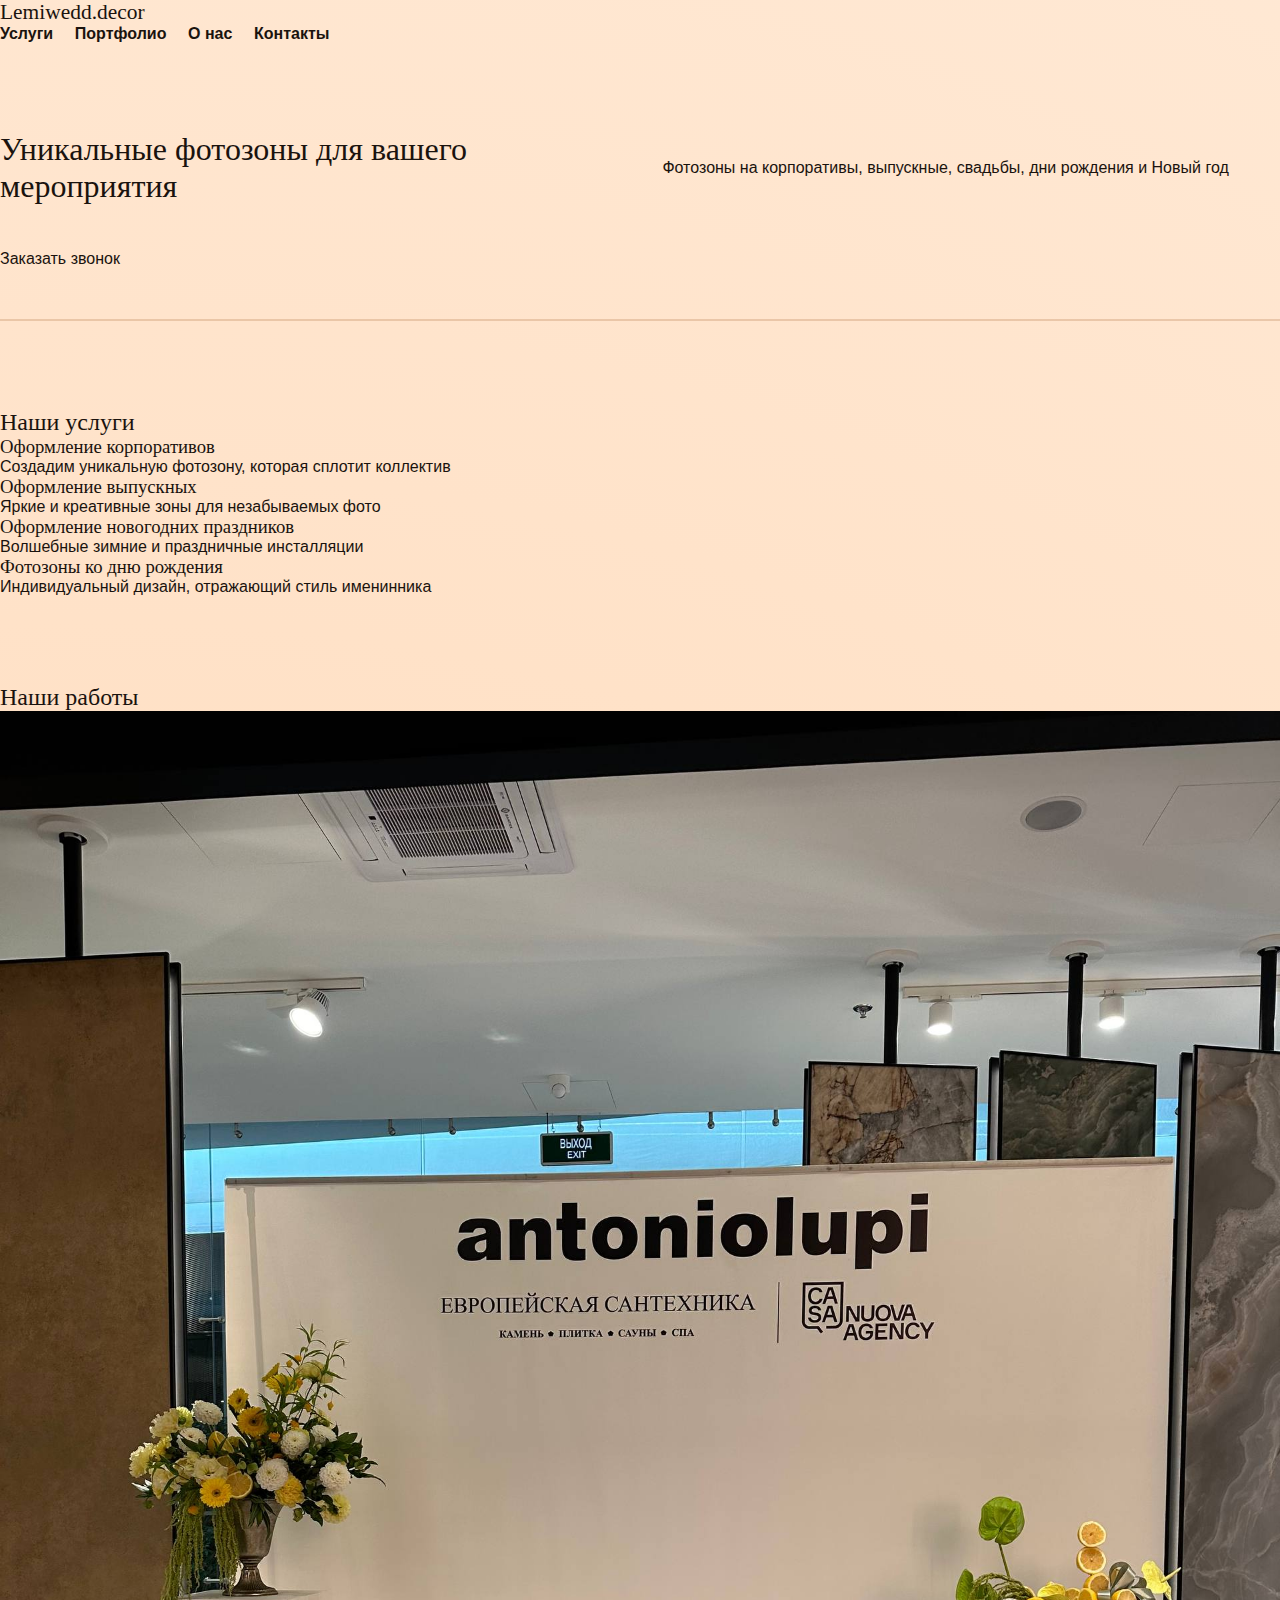
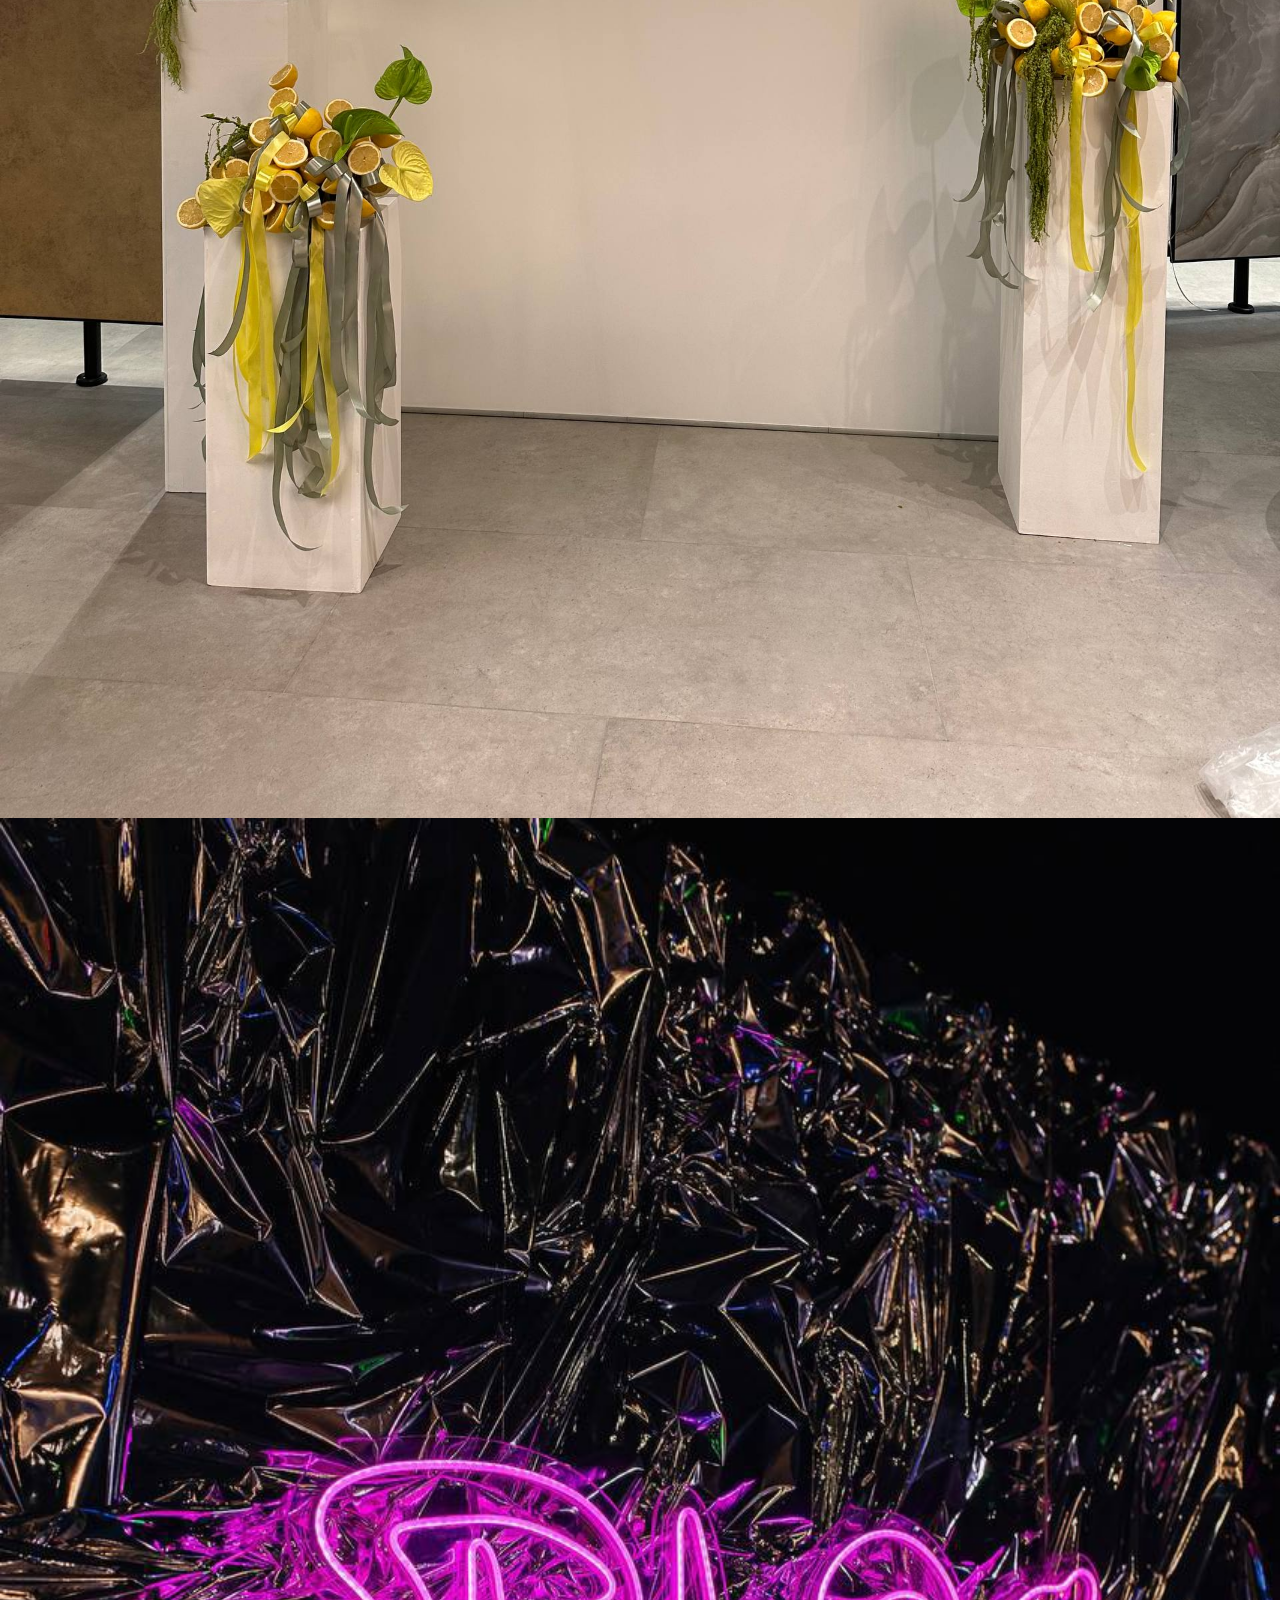
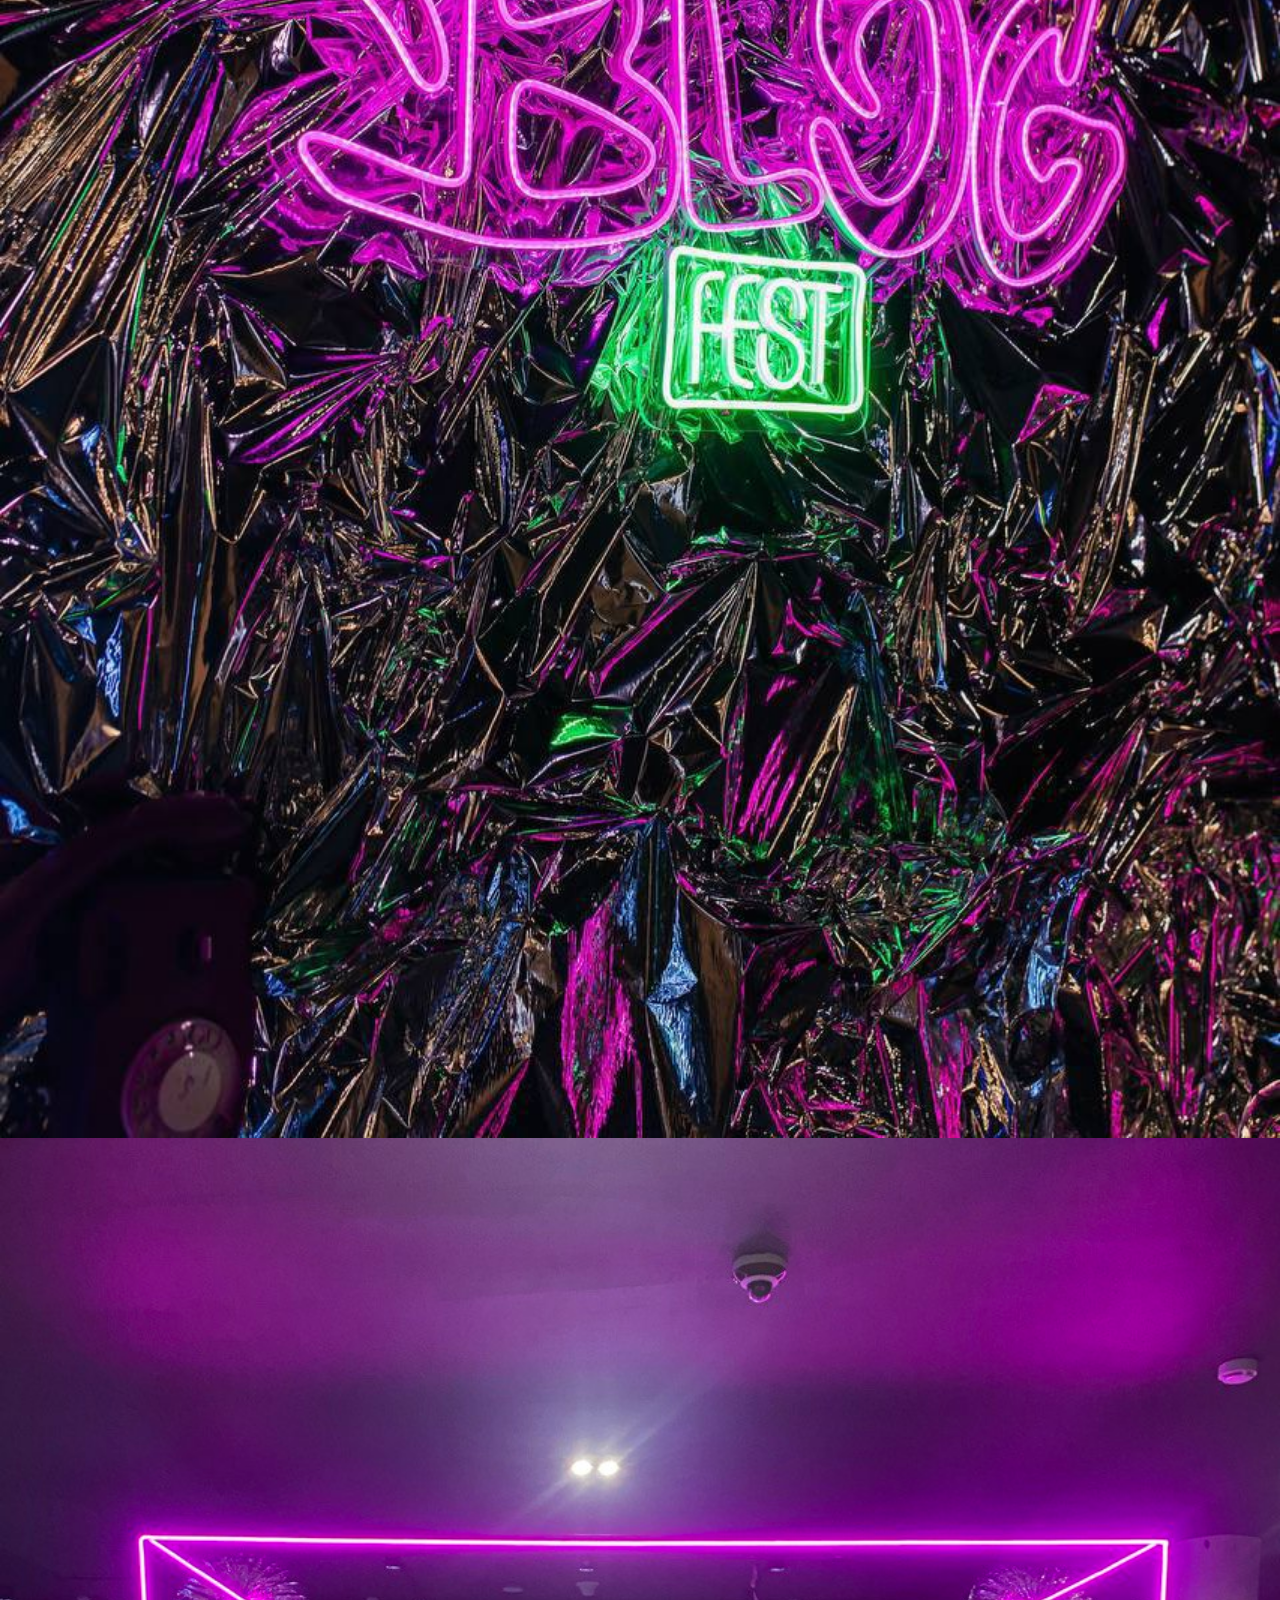
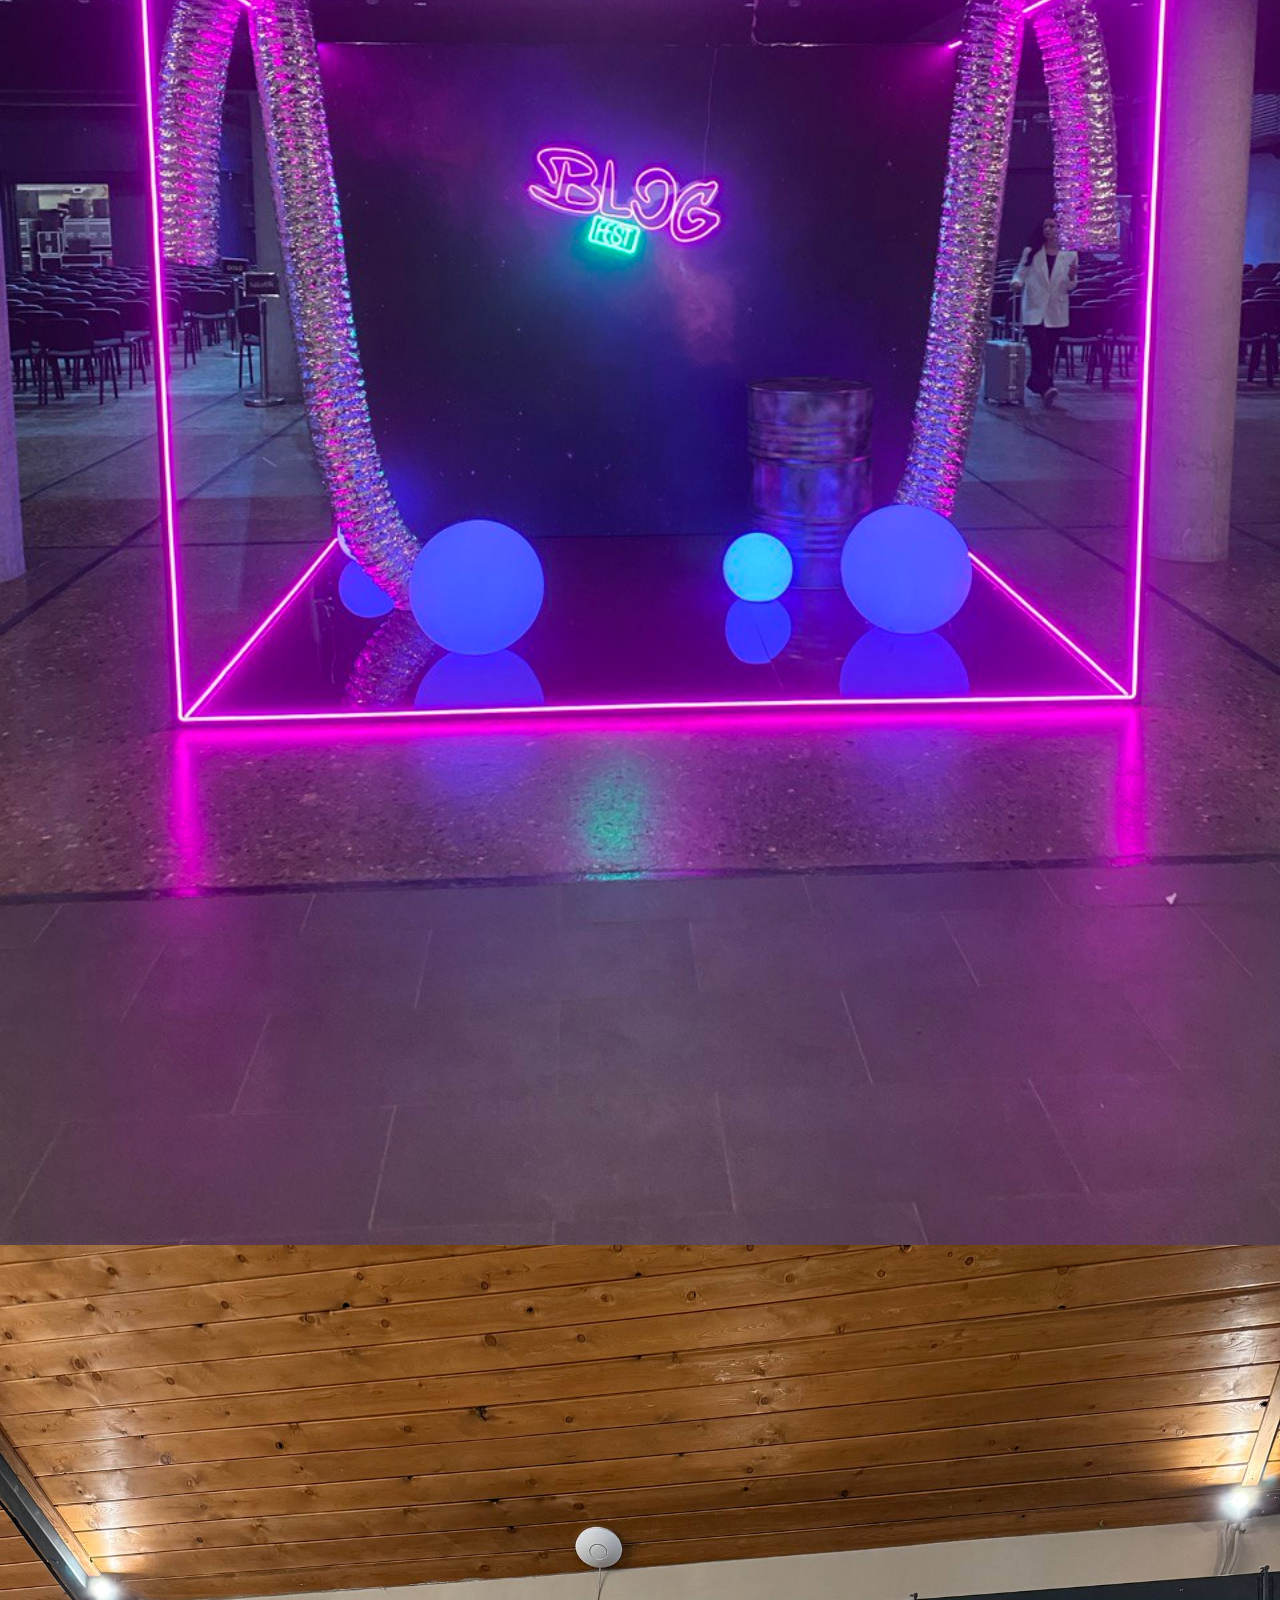
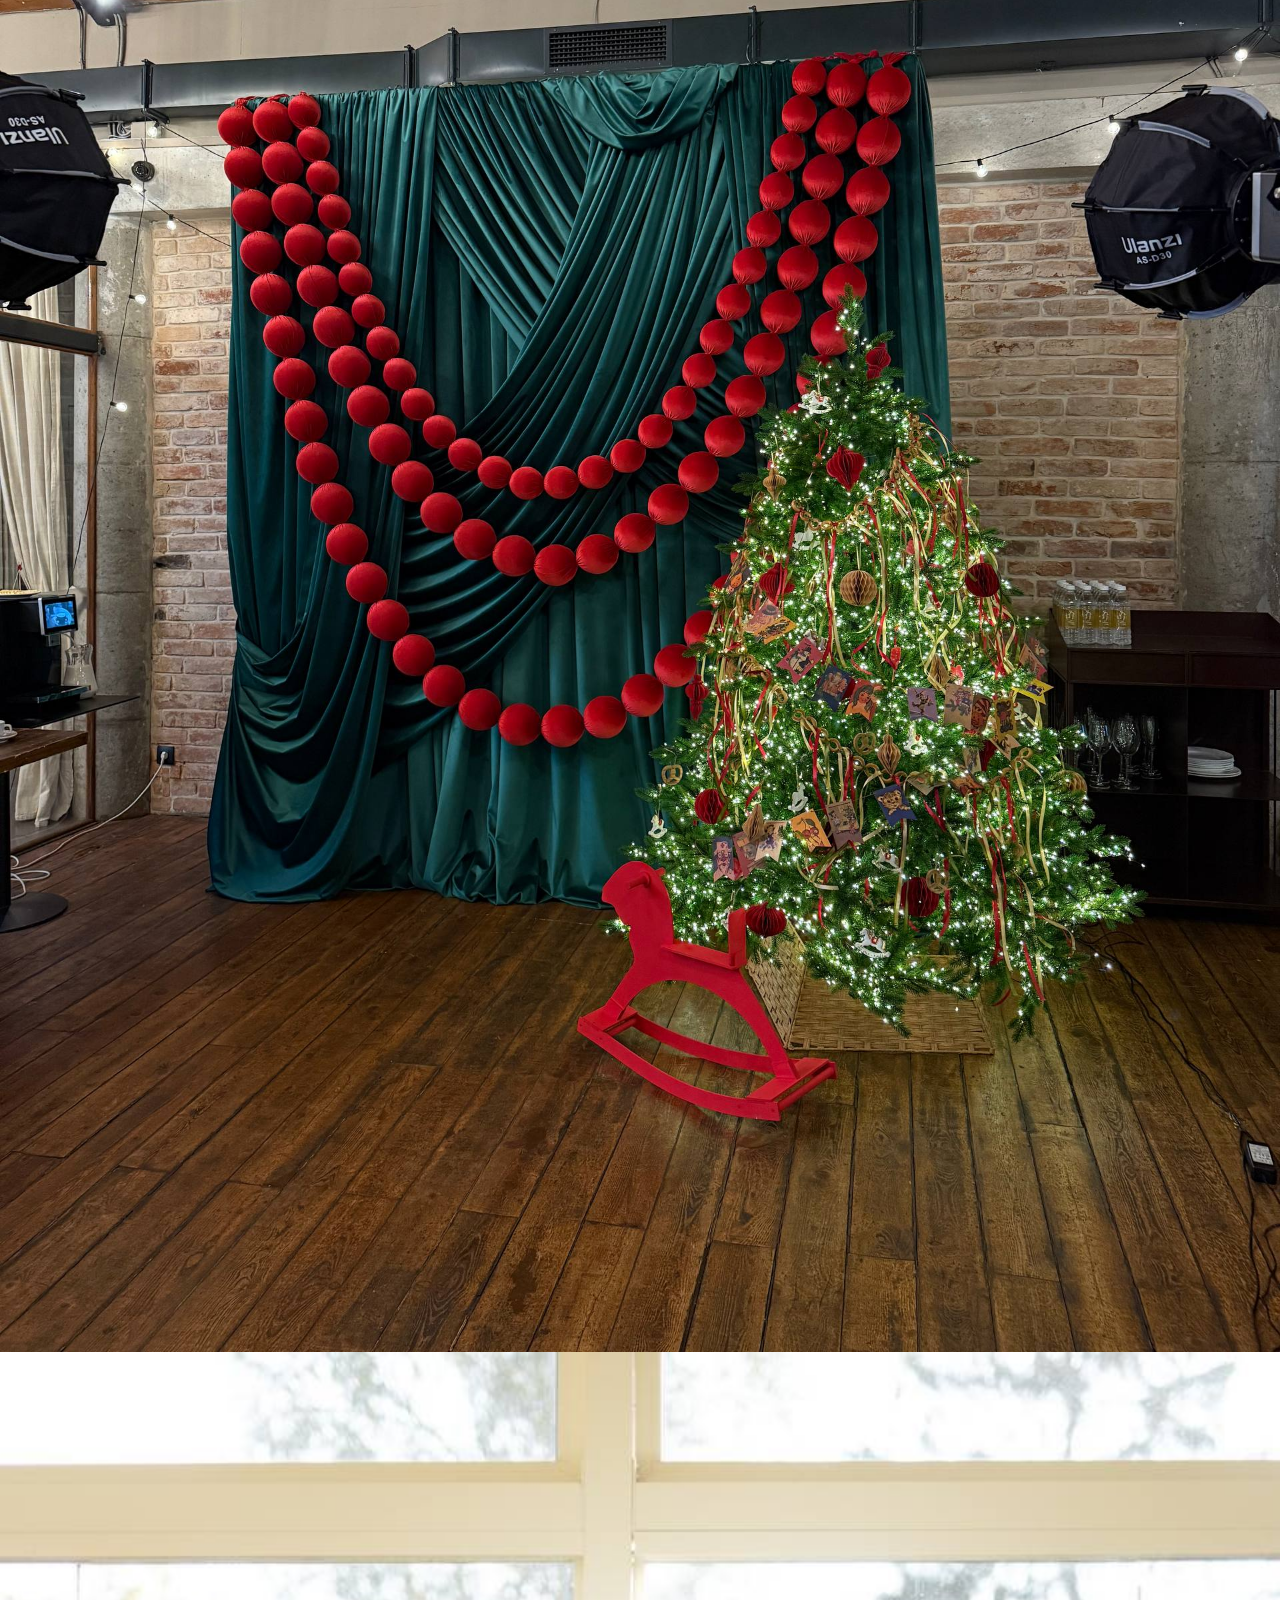
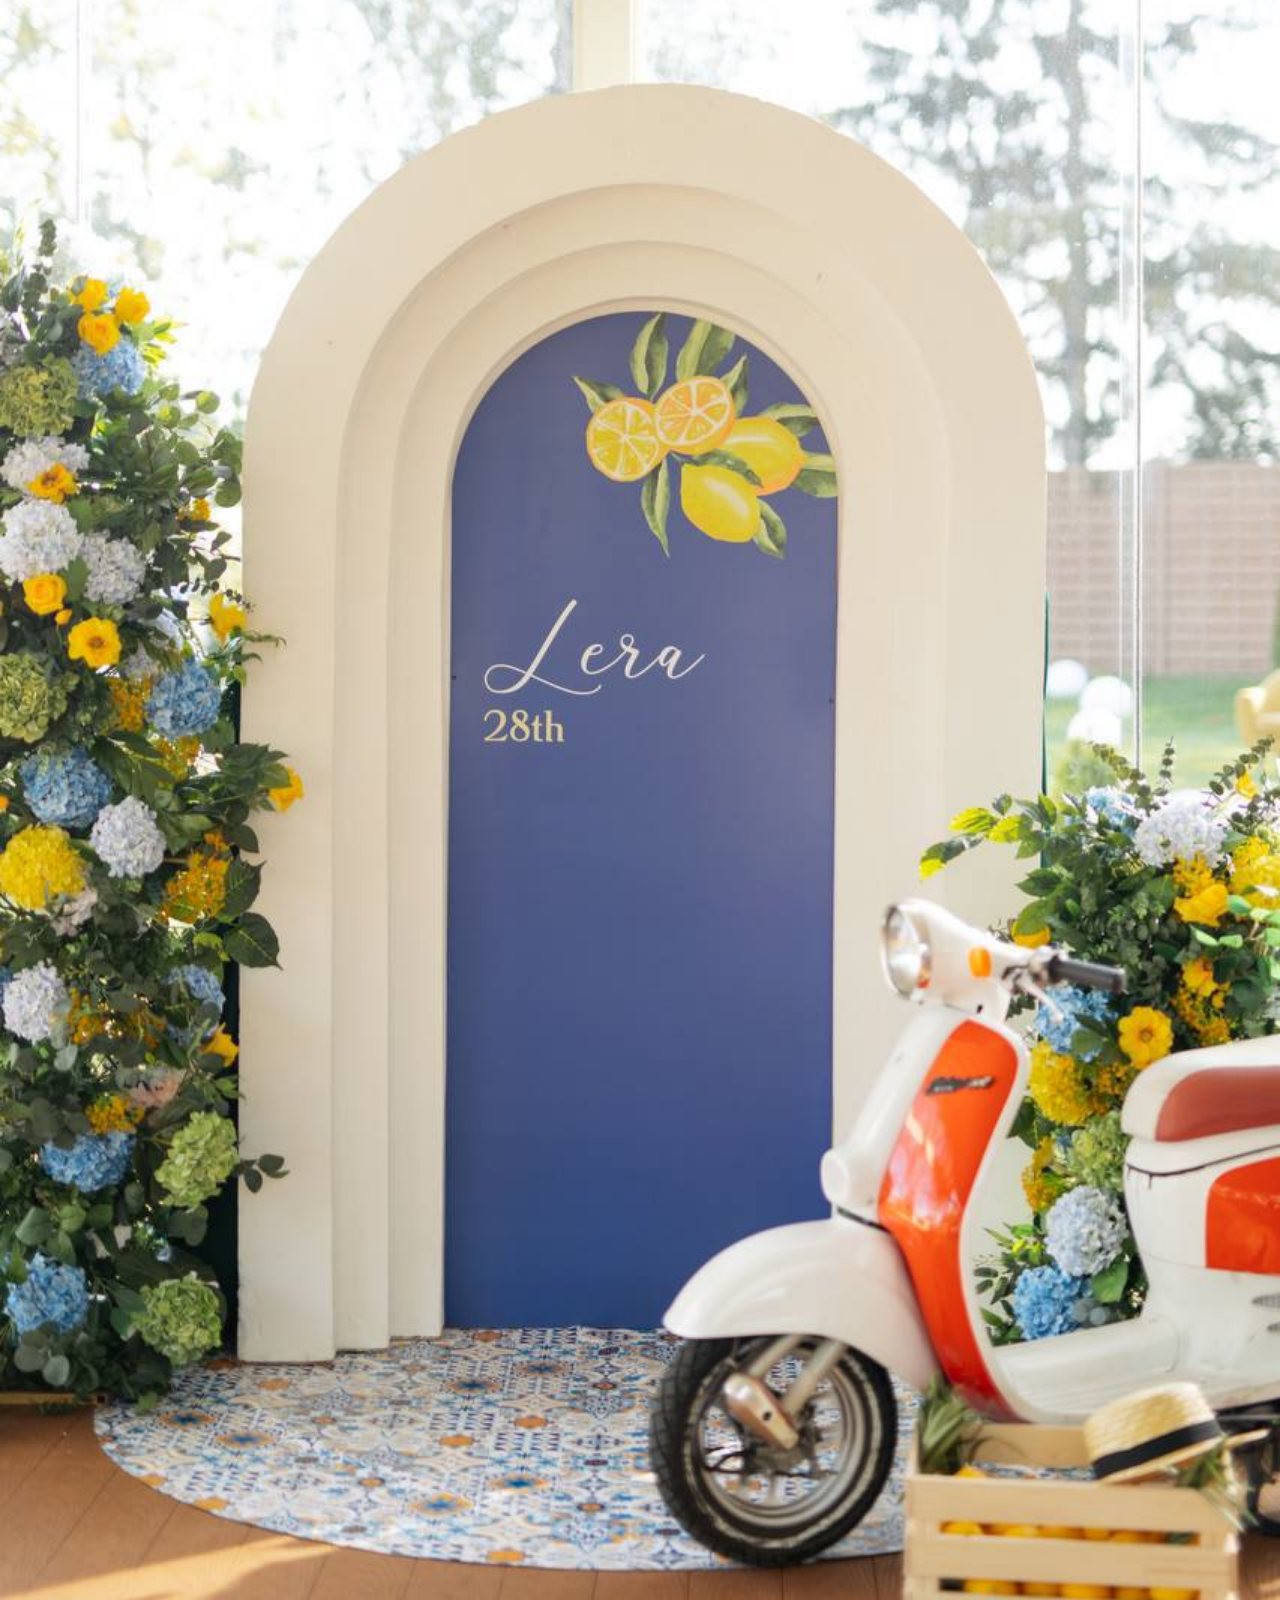
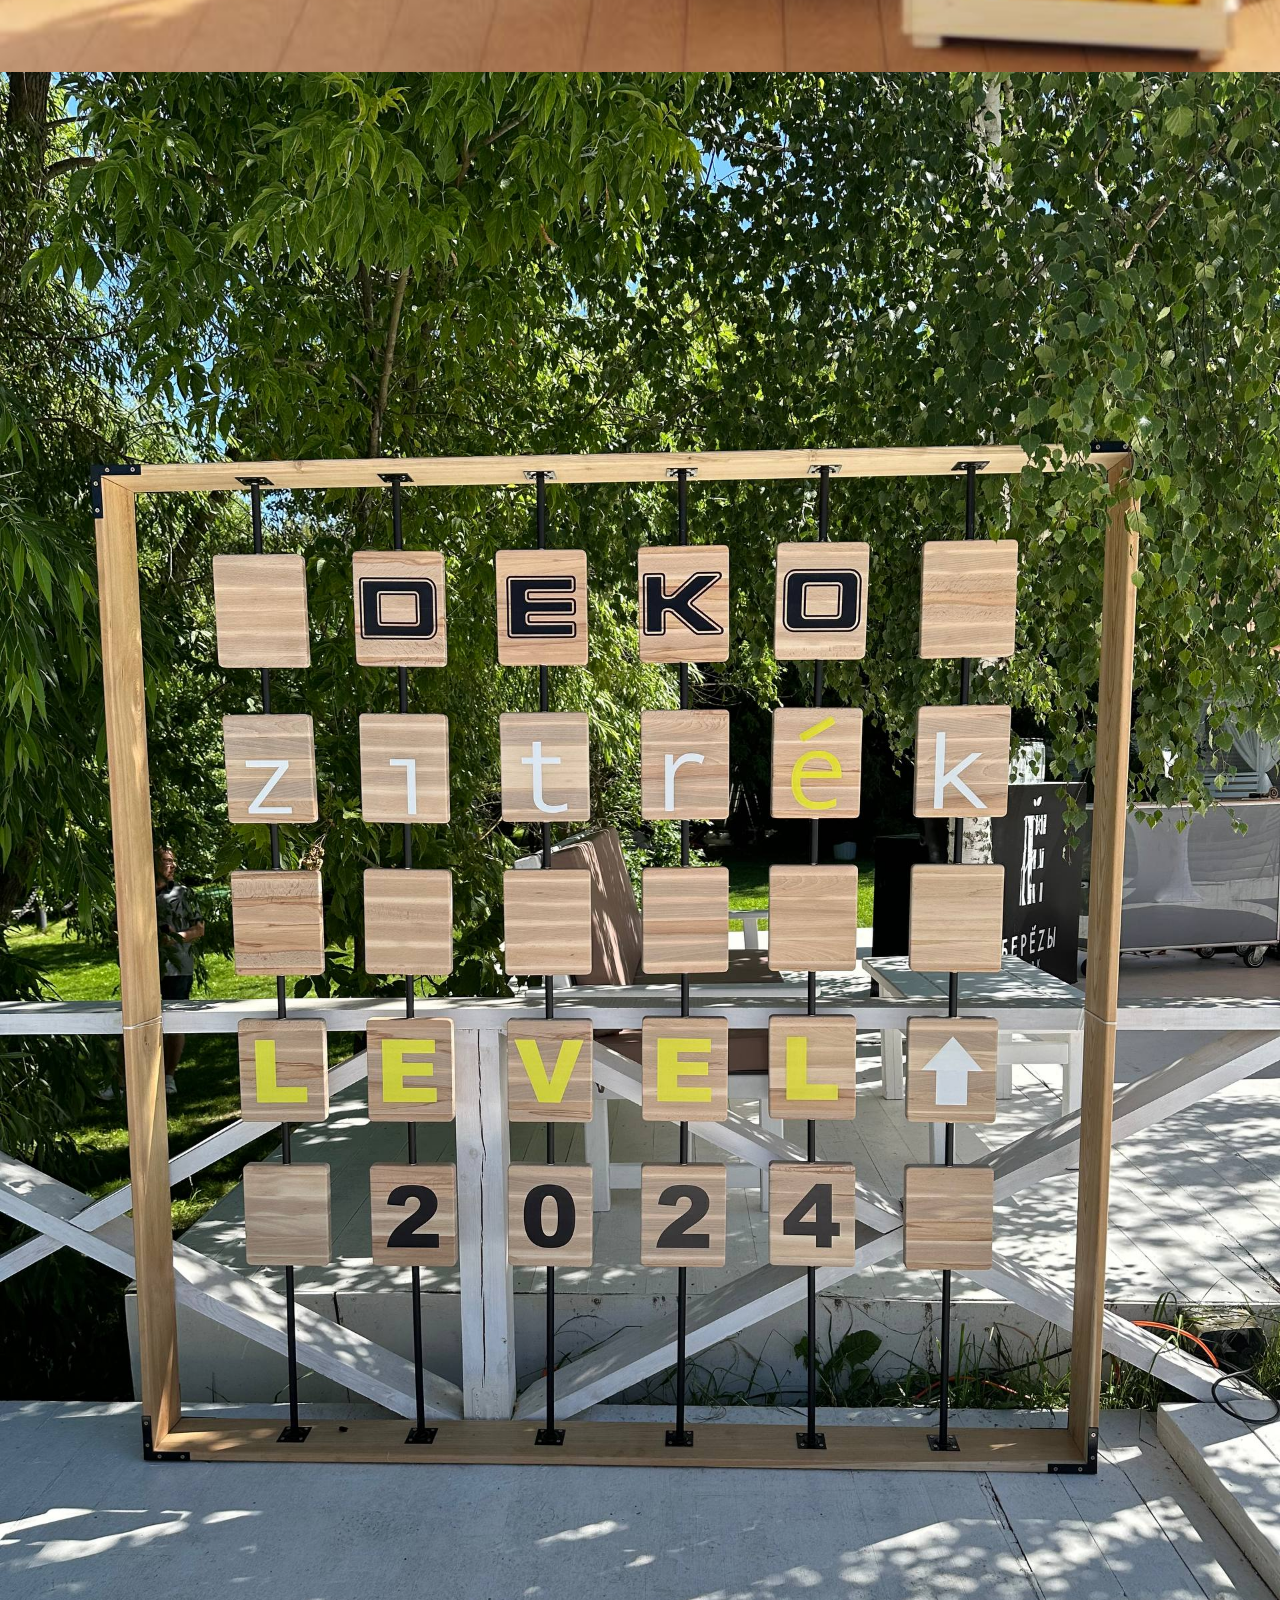
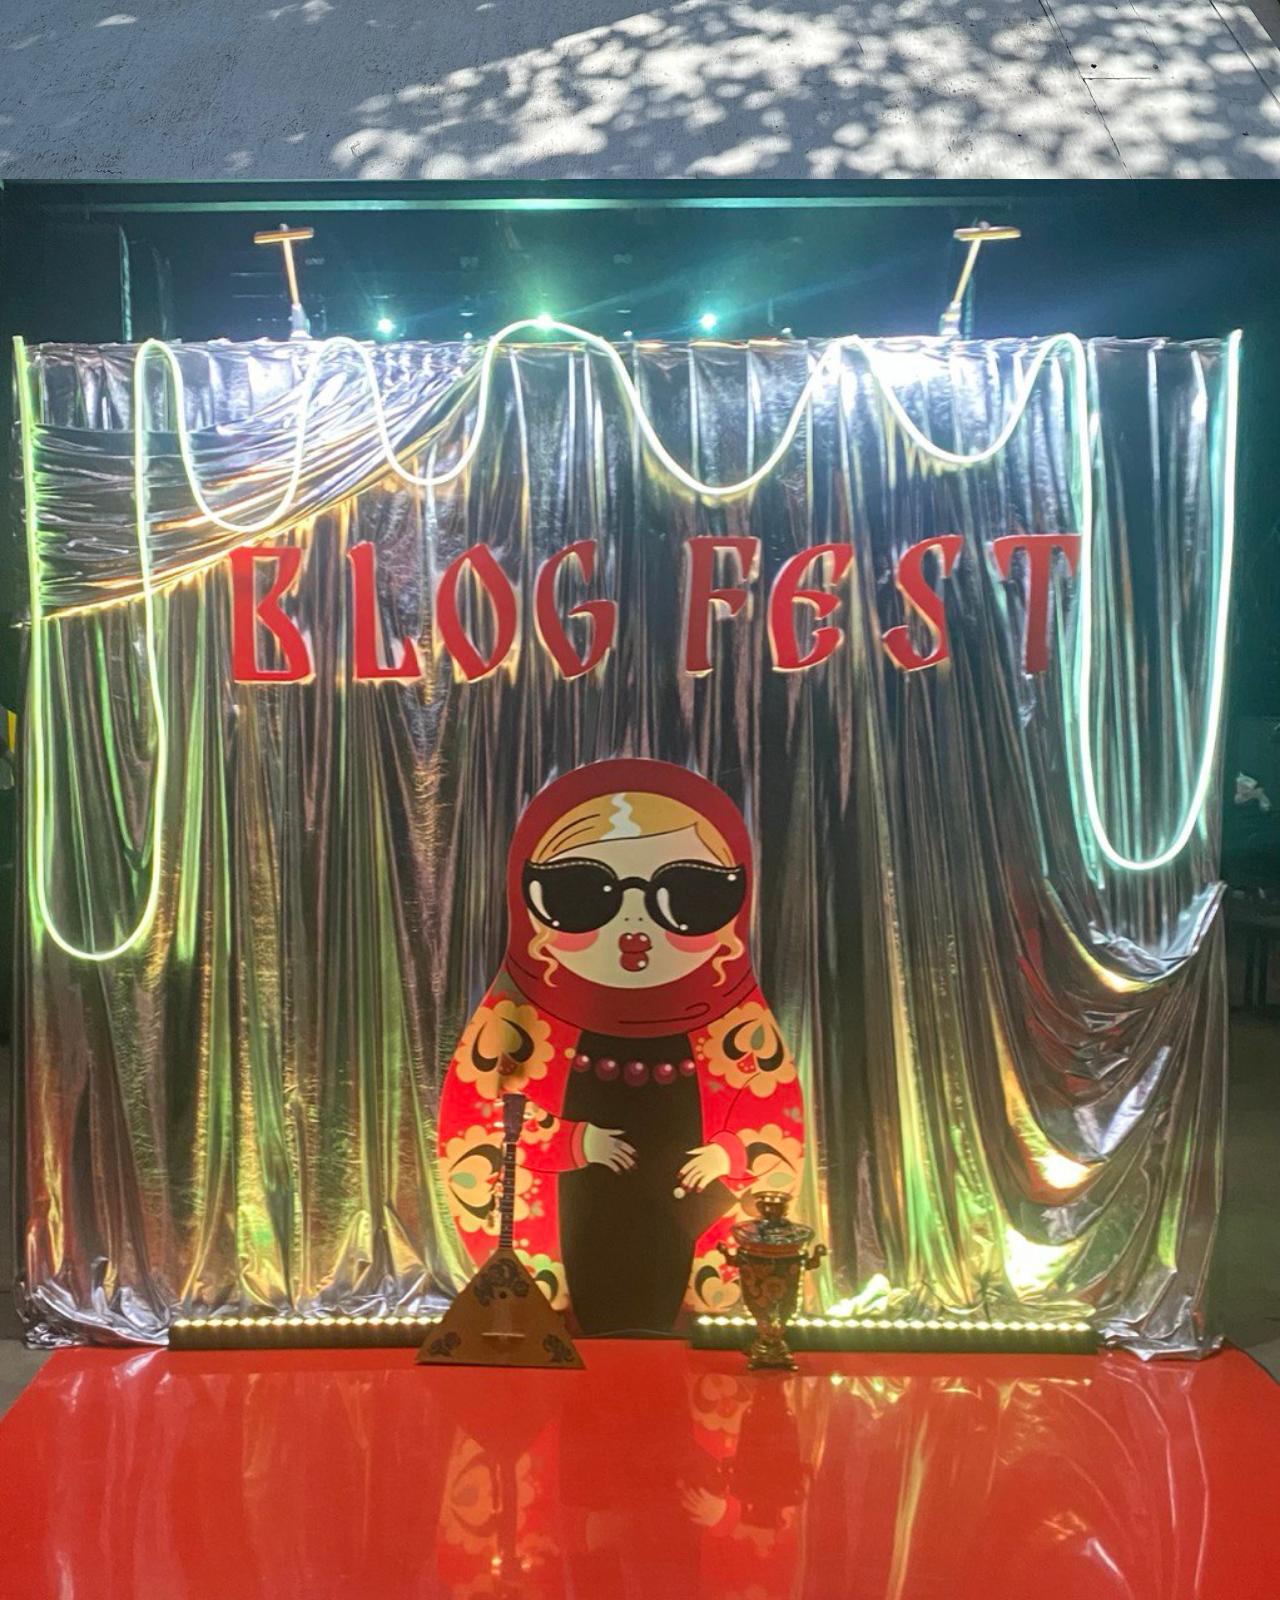
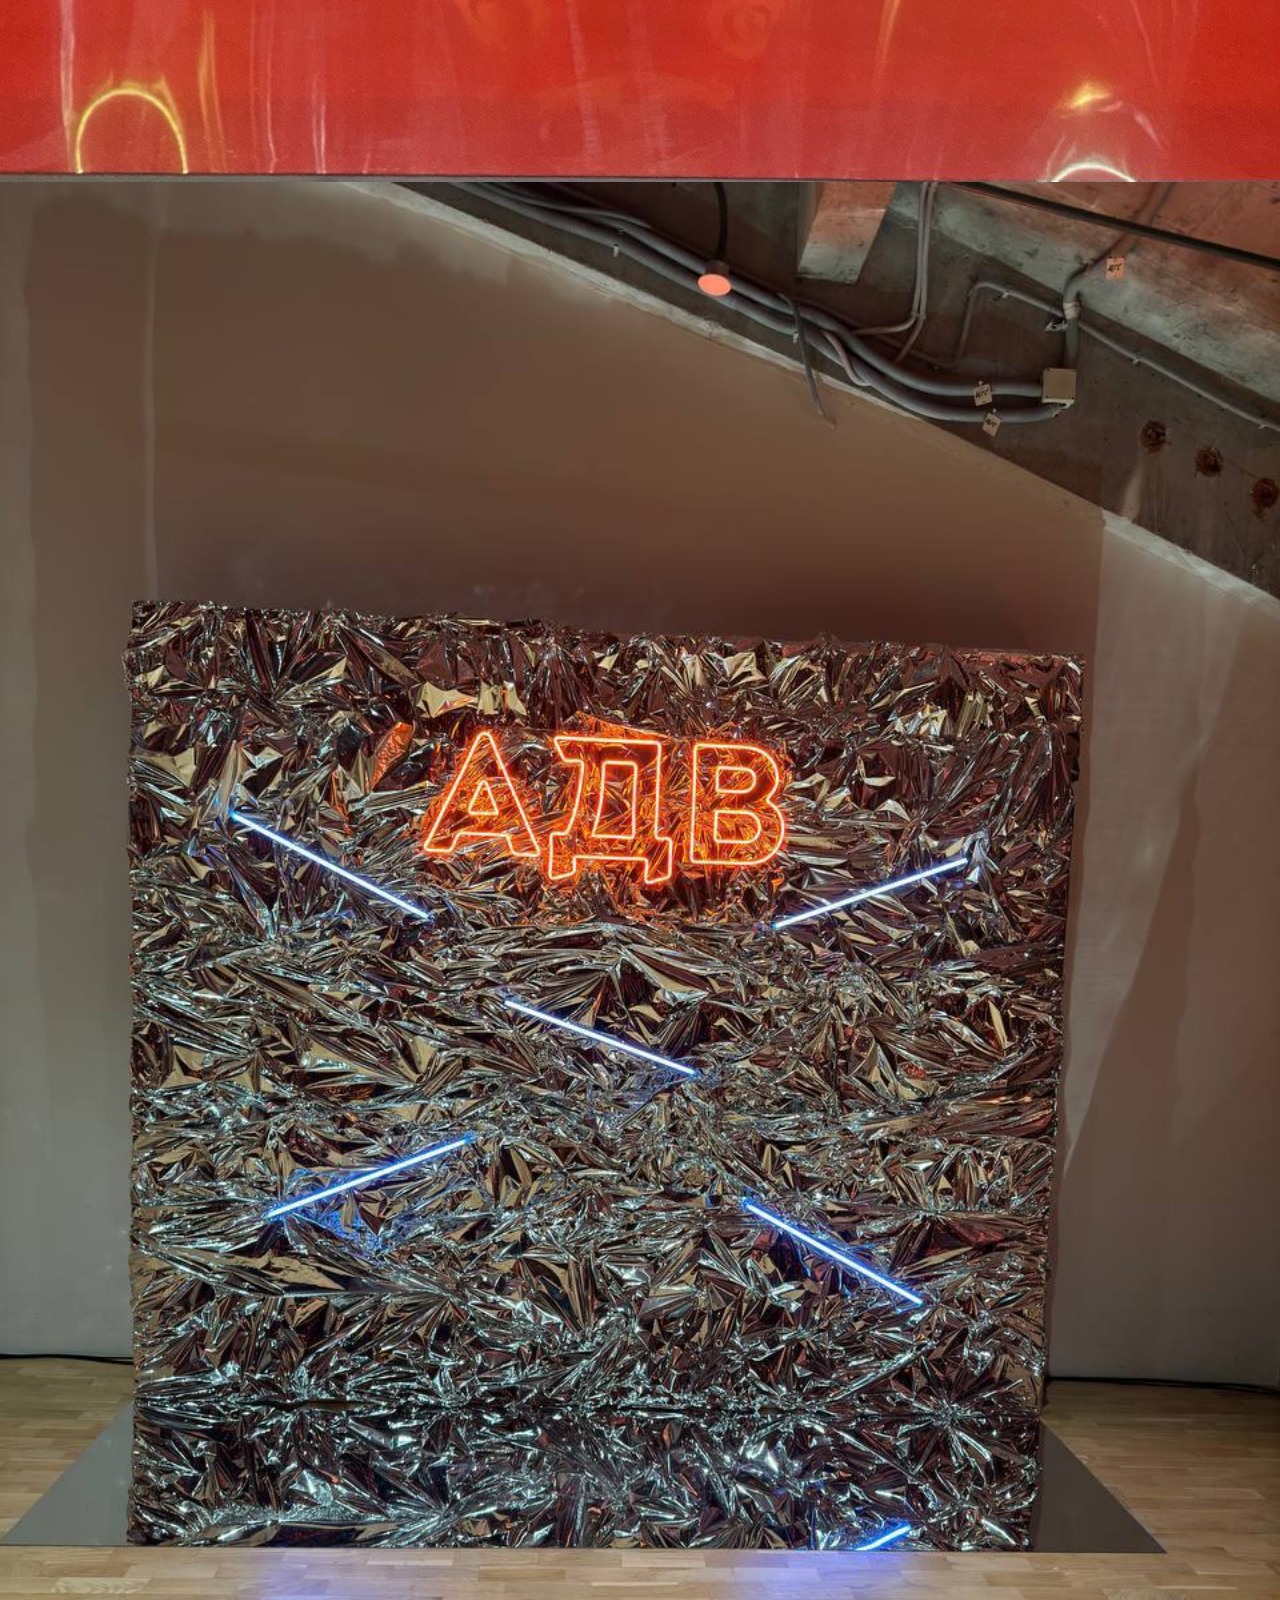
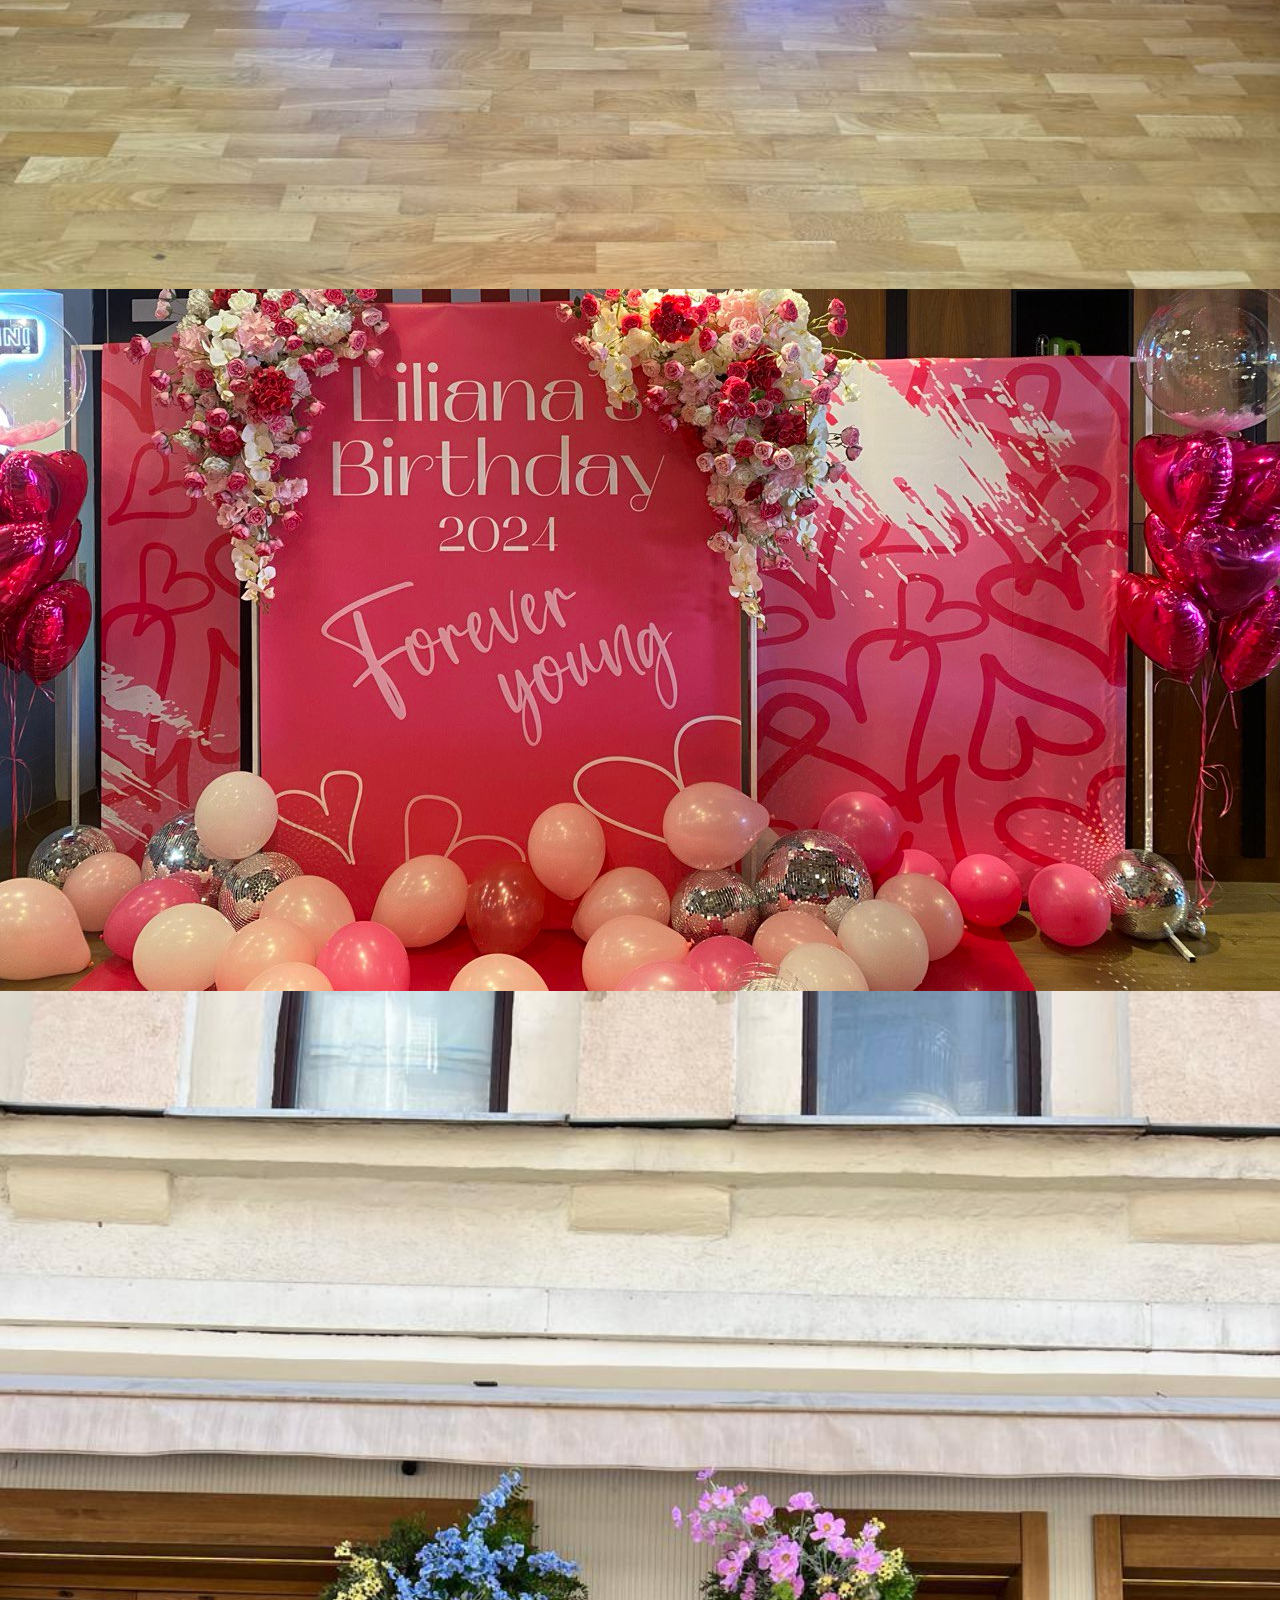
<file: index.html>
<!DOCTYPE html>
<html lang="ru">
<head>
    <meta charset="UTF-8">
    <meta name="viewport" content="width=device-width, initial-scale=1.0">
    <title>Профессиональный монтаж фотозон | Lemiwedd.decor</title>
    <meta name="description" content="Яркие фотозоны для корпоративов, выпускных, свадеб и дней рождения. Создаем атмосферу вашего праздника!">
    <link rel="stylesheet" href="style.css">
</head>
<body>
    <!-- Шапка с навигацией -->
    <header>
        <nav>
            <div class="logo">Lemiwedd.decor</div>
            <ul class="nav-links">
                <li><a href="#services">Услуги</a></li>
                <li><a href="#portfolio">Портфолио</a></li>
                <li><a href="#about">О нас</a></li>
                <li><a href="#contact">Контакты</a></li>
            </ul>
        </nav>
    </header>

    <!-- Главный баннер -->
    <section class="hero">
        <h1>Уникальные фотозоны для вашего мероприятия</h1>
        <p>Фотозоны на корпоративы, выпускные, свадьбы, дни рождения и Новый год</p>
        <a href="#contact" class="cta-button">Заказать звонок</a>
    </section>

    <!-- Блок Услуги -->
    <section id="services" class="services">
        <h2>Наши услуги</h2>
        <div class="services-grid">
            <div class="service-item">
                <h3>Оформление корпоративов</h3>
                <p>Создадим уникальную фотозону, которая сплотит коллектив</p>
            </div>
            <div class="service-item">
                <h3>Оформление выпускных</h3>
                <p>Яркие и креативные зоны для незабываемых фото</p>
            </div>
            <div class="service-item">
                <h3>Оформление новогодних праздников</h3>
                <p>Волшебные зимние и праздничные инсталляции</p>
            </div>
            <div class="service-item">
                <h3>Фотозоны ко дню рождения</h3>
                <p>Индивидуальный дизайн, отражающий стиль именинника</p>
            </div>
        </div>
    </section>

    <!-- Блок Портфолио (самое важное!) -->
    <section id="portfolio" class="portfolio">
        <h2>Наши работы</h2>
        <div class="collage">
            <!-- Здесь будут ваши фотографии -->
            <img src="./фото/antoha.jpg" alt="Фотозона на корпоратив">
            <img src="./фото/anotherblog.jpg" alt="Фотозона на выпускной">
            <img src="./фото/куб.jpg" alt="Новогодняя фотозона">
            <img src="./фото/бусы.jpg" alt="Фотозона на день рождения"> 
            <img src="./фото/лера28.jpg" alt="Фотозона на день рождения"> 
            <img src="./фото/zitrek.jpg" alt="Фотозона на день рождения"> 
            <img src="./фото/blog-fest.jpg" alt="Креативная фотозона">
            <img src="./фото/адф.jpg" alt="Креативная фотозона">
            <img src="./фото/lili.jpg" alt="Креативная фотозона">
            <img src="./фото/selfi.jpg" alt="Креативная фотозона">


        </div>
    </section>

    <!-- Блок "О нас" -->
    <section id="about" class="about">
        <h2>Почему выбирают нас?</h2>
        <ul>
            <li>✅ Более 5 лет создаем волшебную атмосферу</li>
            <li>✅ Индивидуальный подход к каждому клиенту</li>
            <li>✅ Собственное производство</li>
            <li>✅ Опытные специалсты</li>
            <li>✅ Работаем 7 дней в неделю</li>
            <li>✅ 90% клиентов приходят по рекомендации</li>
        </ul>
    </section>

    <!-- Блок Контакты -->
    <section id="contact" class="contact">
        <h2>Свяжитесь с нами</h2>
        <p>Готовы создать незабываемую фотозону для вашего праздника?</p>
        <div class="contact-info">
            <p>tg:@lemiwedd,@kegorkod</p>
            <p >+7 (960) 444-03-82</p>
            <p >pin18@bk.ru</p>
        </div>
        <!-- Простая форма заявки -->
        <form class="contact-form">
            <input type="text" placeholder="Ваше имя" required>
            <input type="tel" placeholder="Ваш телефон" required>
            <div class="politic" required>
                <div class="chek-politic"><input type="checkbox" required></div>
                <div>согласен с <a href="./политика кофиденциальности /politic.html">политикой конфиденциальности</a></div>
            </div>
            <button type="submit">Заказать звонок</button>

        </form>
    </section>
а
    <!-- Подвал -->
    <footer>
        <p>&copy; 2025 Lemiwedd.decor Все права защищены.</p>
    </footer>

    <!-- Подключим скрипт для плавной прокрутки -->
    <script src="script.js"></script>
</body>
</html>
</file>
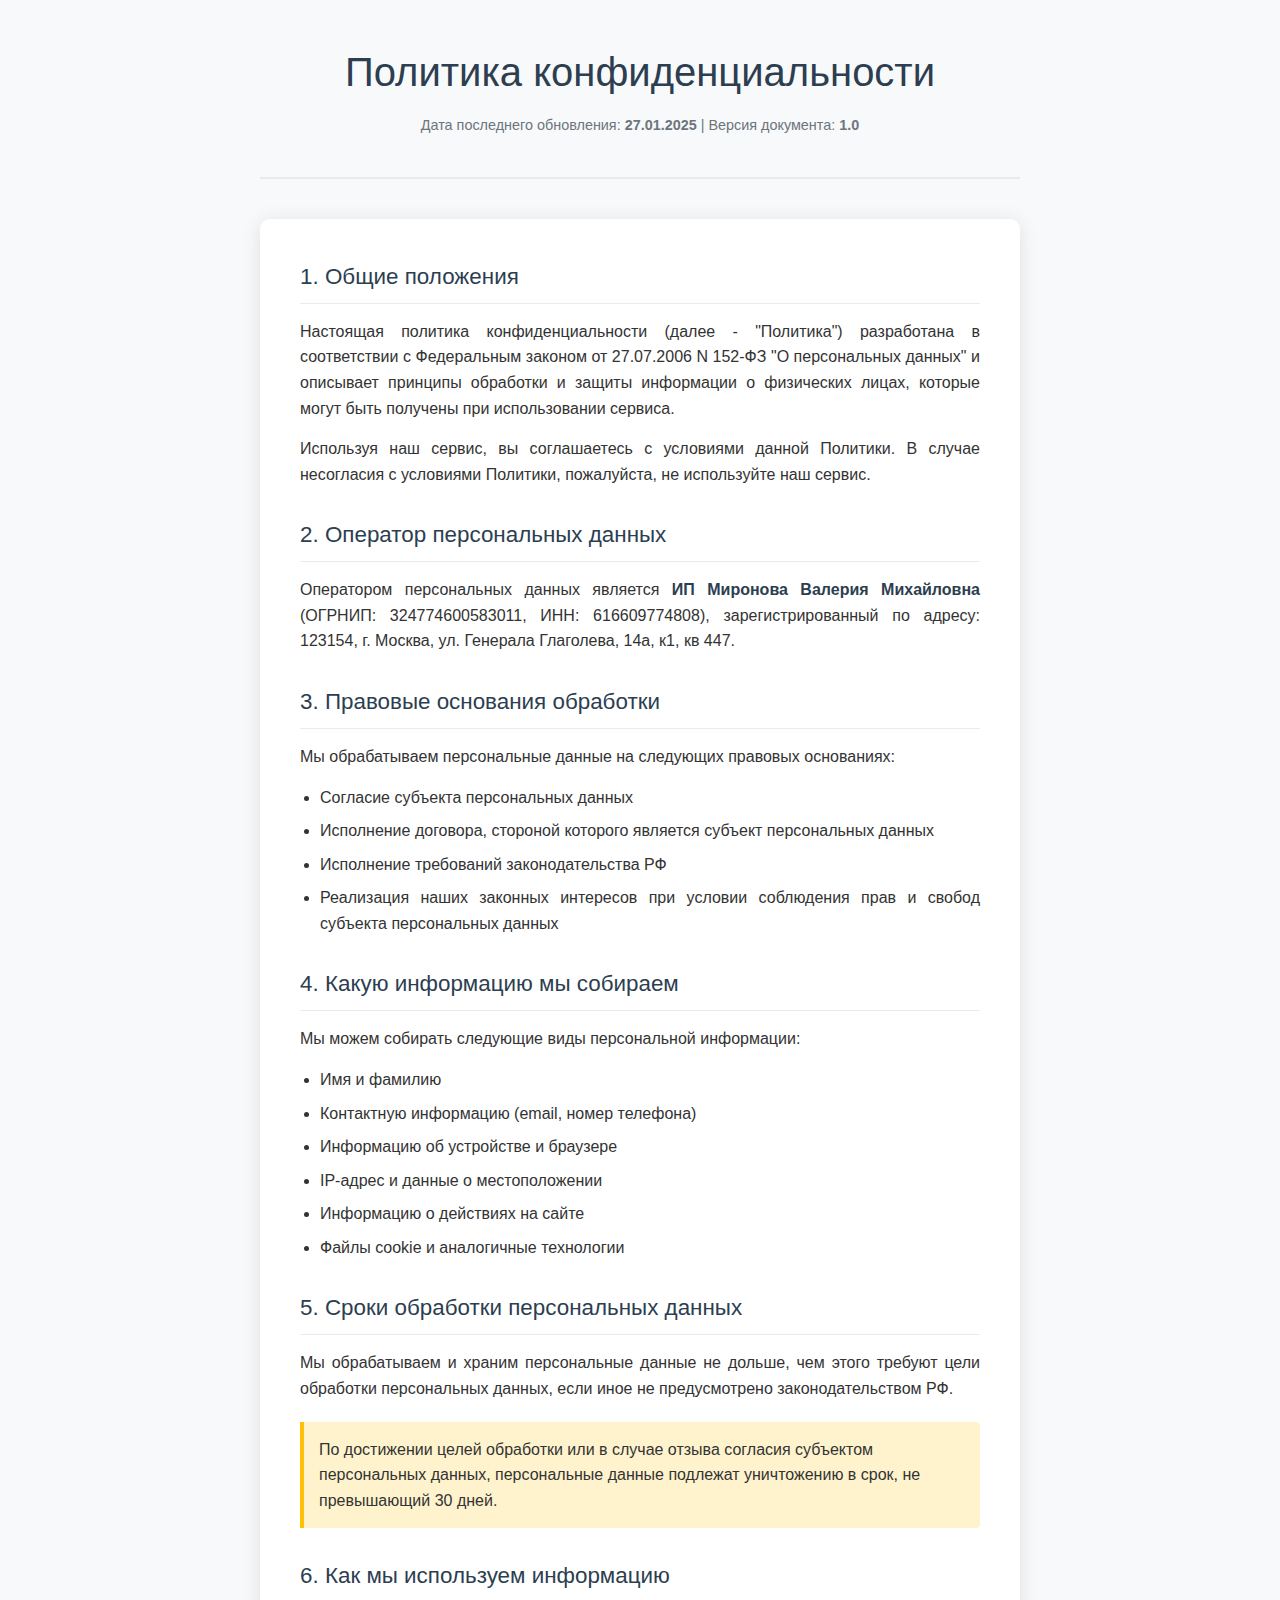
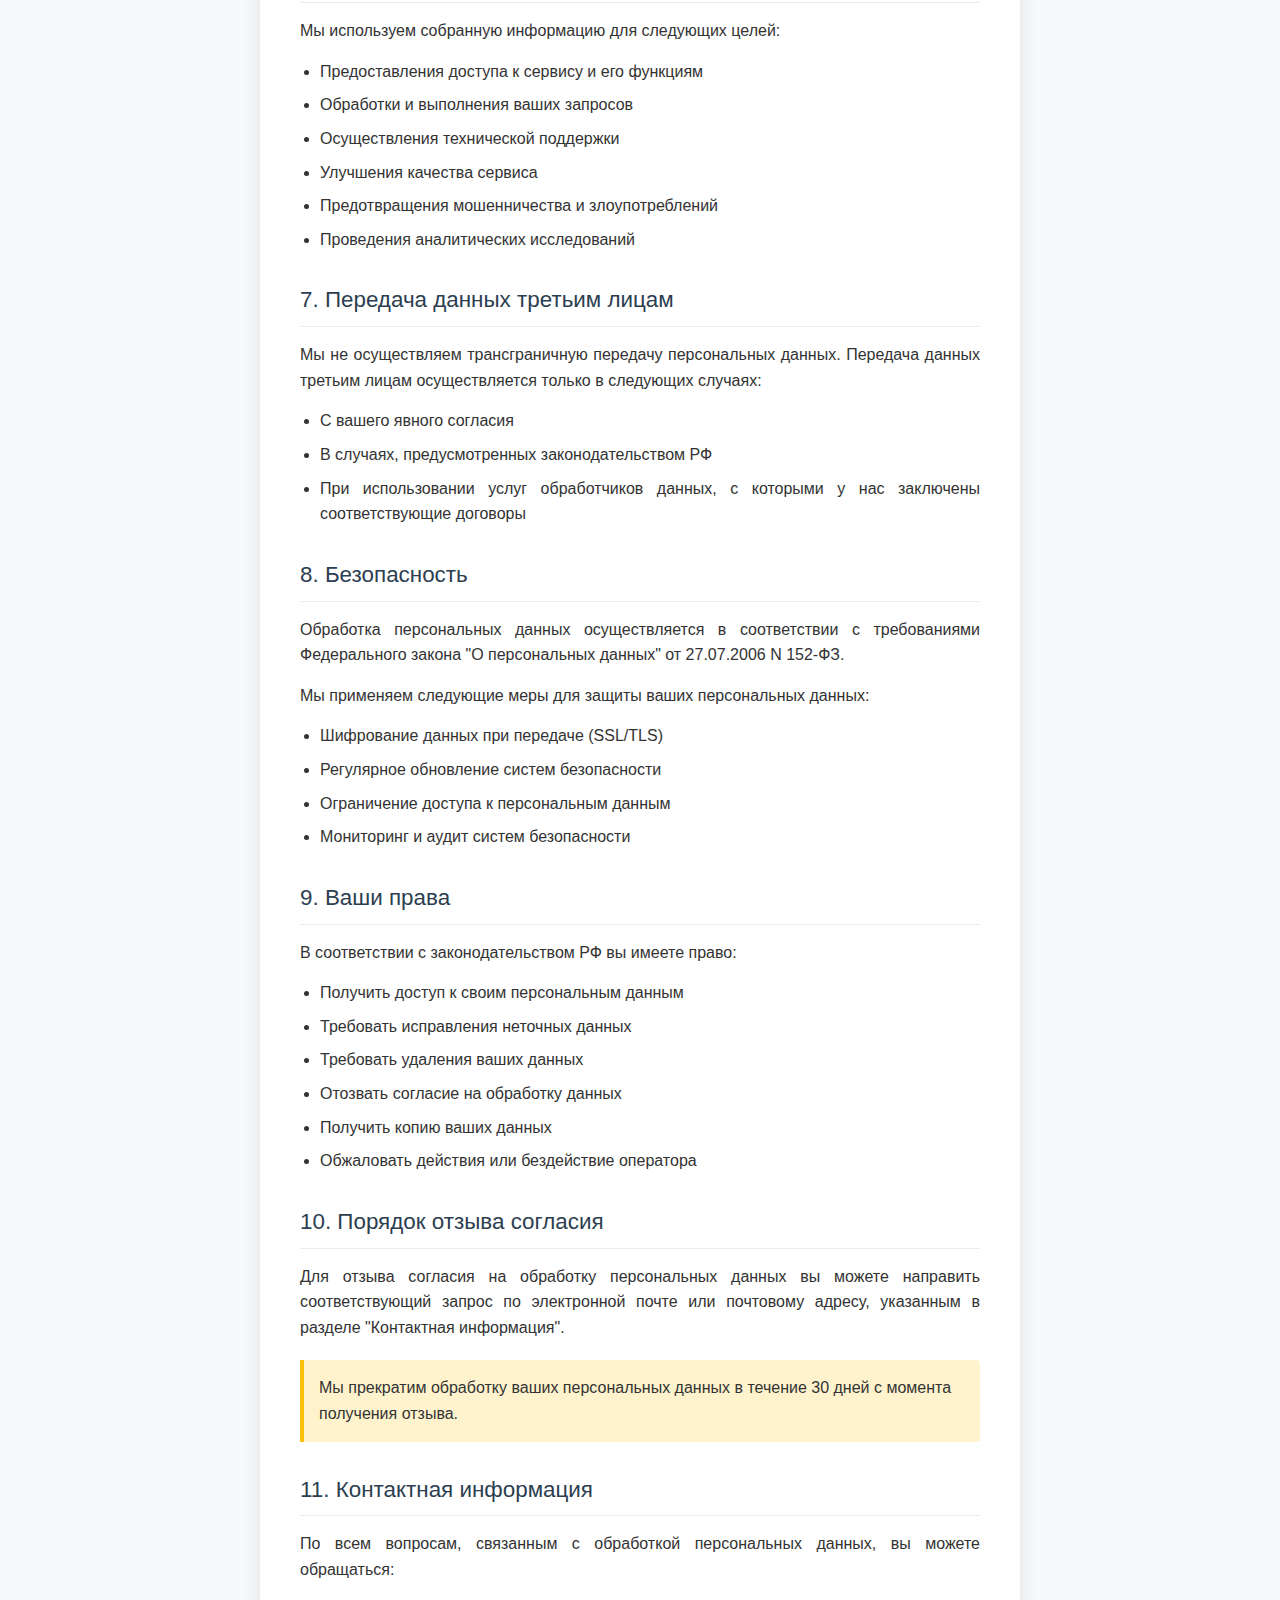
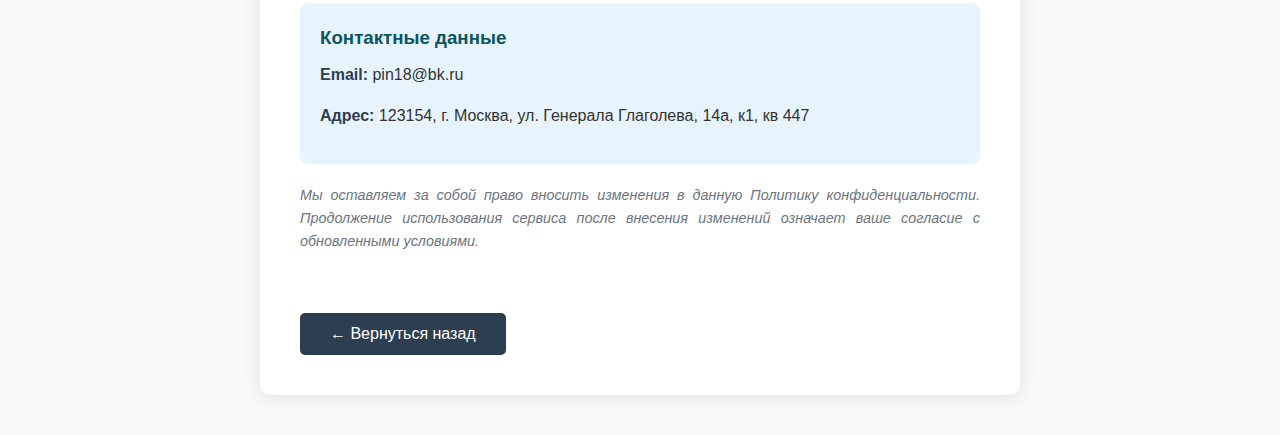
<file: политика кофиденциальности /politic.html>
<!DOCTYPE html>
<html lang="ru">
<head>
    <meta charset="UTF-8">
    <meta name="viewport" content="width=device-width, initial-scale=1.0">
    <title>Политика конфиденциальности - Lemiwedd Decor</title>
    <link rel="stylesheet" href="./politic.css">
</head>
<body>
    <div class="privacy-container">
        <div class="privacy-header">
            <h1>Политика конфиденциальности</h1>
            <div class="privacy-meta">
                Дата последнего обновления: <strong>27.01.2025</strong> | 
                Версия документа: <strong>1.0</strong>
            </div>
        </div>

        <div class="privacy-content">
            <div class="section">
                <h2>1. Общие положения</h2>
                <p>Настоящая политика конфиденциальности (далее - "Политика") разработана в соответствии с Федеральным законом от 27.07.2006 N 152-ФЗ "О персональных данных" и описывает принципы обработки и защиты информации о физических лицах, которые могут быть получены при использовании сервиса.</p>
                <p>Используя наш сервис, вы соглашаетесь с условиями данной Политики. В случае несогласия с условиями Политики, пожалуйста, не используйте наш сервис.</p>
            </div>

            <div class="section">
                <h2>2. Оператор персональных данных</h2>
                <p>Оператором персональных данных является <strong>ИП Миронова Валерия Михайловна</strong> (ОГРНИП: 324774600583011, ИНН: 616609774808), зарегистрированный по адресу: 123154, г. Москва, ул. Генерала Глаголева, 14а, к1, кв 447.</p>
            </div>

            <div class="section">
                <h2>3. Правовые основания обработки</h2>
                <p>Мы обрабатываем персональные данные на следующих правовых основаниях:</p>
                <ul>
                    <li>Согласие субъекта персональных данных</li>
                    <li>Исполнение договора, стороной которого является субъект персональных данных</li>
                    <li>Исполнение требований законодательства РФ</li>
                    <li>Реализация наших законных интересов при условии соблюдения прав и свобод субъекта персональных данных</li>
                </ul>
            </div>

            <div class="section">
                <h2>4. Какую информацию мы собираем</h2>
                <p>Мы можем собирать следующие виды персональной информации:</p>
                <ul>
                    <li>Имя и фамилию</li>
                    <li>Контактную информацию (email, номер телефона)</li>
                    <li>Информацию об устройстве и браузере</li>
                    <li>IP-адрес и данные о местоположении</li>
                    <li>Информацию о действиях на сайте</li>
                    <li>Файлы cookie и аналогичные технологии</li>
                </ul>
            </div>

            <div class="section">
                <h2>5. Сроки обработки персональных данных</h2>
                <p>Мы обрабатываем и храним персональные данные не дольше, чем этого требуют цели обработки персональных данных, если иное не предусмотрено законодательством РФ.</p>
                <div class="highlight">
                    По достижении целей обработки или в случае отзыва согласия субъектом персональных данных, персональные данные подлежат уничтожению в срок, не превышающий 30 дней.
                </div>
            </div>

            <div class="section">
                <h2>6. Как мы используем информацию</h2>
                <p>Мы используем собранную информацию для следующих целей:</p>
                <ul>
                    <li>Предоставления доступа к сервису и его функциям</li>
                    <li>Обработки и выполнения ваших запросов</li>
                    <li>Осуществления технической поддержки</li>
                    <li>Улучшения качества сервиса</li>
                    <li>Предотвращения мошенничества и злоупотреблений</li>
                    <li>Проведения аналитических исследований</li>
                </ul>
            </div>

            <div class="section">
                <h2>7. Передача данных третьим лицам</h2>
                <p>Мы не осуществляем трансграничную передачу персональных данных. Передача данных третьим лицам осуществляется только в следующих случаях:</p>
                <ul>
                    <li>С вашего явного согласия</li>
                    <li>В случаях, предусмотренных законодательством РФ</li>
                    <li>При использовании услуг обработчиков данных, с которыми у нас заключены соответствующие договоры</li>
                </ul>
            </div>

            <div class="section">
                <h2>8. Безопасность</h2>
                <p>Обработка персональных данных осуществляется в соответствии с требованиями Федерального закона "О персональных данных" от 27.07.2006 N 152-ФЗ.</p>
                <p>Мы применяем следующие меры для защиты ваших персональных данных:</p>
                <ul>
                    <li>Шифрование данных при передаче (SSL/TLS)</li>
                    <li>Регулярное обновление систем безопасности</li>
                    <li>Ограничение доступа к персональным данным</li>
                    <li>Мониторинг и аудит систем безопасности</li>
                </ul>
            </div>

            <div class="section">
                <h2>9. Ваши права</h2>
                <p>В соответствии с законодательством РФ вы имеете право:</p>
                <ul>
                    <li>Получить доступ к своим персональным данным</li>
                    <li>Требовать исправления неточных данных</li>
                    <li>Требовать удаления ваших данных</li>
                    <li>Отозвать согласие на обработку данных</li>
                    <li>Получить копию ваших данных</li>
                    <li>Обжаловать действия или бездействие оператора</li>
                </ul>
            </div>

            <div class="section">
                <h2>10. Порядок отзыва согласия</h2>
                <p>Для отзыва согласия на обработку персональных данных вы можете направить соответствующий запрос по электронной почте или почтовому адресу, указанным в разделе "Контактная информация".</p>
                <div class="highlight">
                    Мы прекратим обработку ваших персональных данных в течение 30 дней с момента получения отзыва.
                </div>
            </div>

            <div class="section">
                <h2>11. Контактная информация</h2>
                <p>По всем вопросам, связанным с обработкой персональных данных, вы можете обращаться:</p>
                <div class="contact-info">
                    <h3>Контактные данные</h3>
                    <p><strong>Email:</strong> pin18@bk.ru</p>
                    <p><strong>Адрес:</strong> 123154, г. Москва, ул. Генерала Глаголева, 14а, к1, кв 447</p>
                </div>
                <p class="legal-reference">Мы оставляем за собой право вносить изменения в данную Политику конфиденциальности. Продолжение использования сервиса после внесения изменений означает ваше согласие с обновленными условиями.</p>
            </div>

            <button class="back-button" onclick="window.history.back()">← Вернуться назад</button>
        </div>
    </div>

    <script>
        // Плавная прокрутка к якорям
        document.querySelectorAll('a[href^="#"]').forEach(anchor => {
            anchor.addEventListener('click', function (e) {
                e.preventDefault();
                document.querySelector(this.getAttribute('href')).scrollIntoView({
                    behavior: 'smooth'
                });
            });
        });

        // Динамическое обновление года в футере (если нужно)
        document.addEventListener('DOMContentLoaded', function() {
            const currentYear = new Date().getFullYear();
            document.querySelectorAll('.current-year').forEach(element => {
                element.textContent = currentYear;
            });
        });
    </script>
</body>
</html>
</file>
<file: style.css>
:root {
    --bg: #fff7ef;
    --surface: #fffdf9;
    --ink: #1a130e;
    --muted: #4b3d31;
    --accent: #ff6a00;
    --accent-dark: #c84f00;
    --line: #d7aa81;
    --shadow: 0 18px 40px rgba(74, 34, 4, 0.14);
    --radius-lg: 26px;
    --radius-md: 16px;
    --radius-sm: 10px;
}

* {
    margin: 0;
    padding: 0;
    box-sizing: border-box;
}

html {
    scroll-behavior: smooth;
}

body {
    min-height: 100vh;
    font-family: 'Manrope', sans-serif;
    color: var(--ink);
    background:
        radial-gradient(circle at 8% 14%, #ffd5b0 0, transparent 32%),
        radial-gradient(circle at 90% 84%, #ffe2bf 0, transparent 35%),
        var(--bg);
}

img {
    width: 100%;
    display: block;
}

a {
    color: inherit;
    text-decoration: none;
}

.container {
    width: min(1140px, calc(100% - 2.2rem));
    margin: 0 auto;
}

.noise {
    position: fixed;
    inset: 0;
    pointer-events: none;
    z-index: -1;
    opacity: 0.18;
    background-image: radial-gradient(#000 0.34px, transparent 0.34px);
    background-size: 3px 3px;
}

.site-header {
    position: sticky;
    top: 0;
    z-index: 50;
    background: rgba(255, 249, 242, 0.9);
    backdrop-filter: blur(8px);
    border-bottom: 1px solid rgba(124, 69, 25, 0.25);
}

.nav-wrap {
    min-height: 76px;
    display: flex;
    align-items: center;
    justify-content: space-between;
    gap: 1rem;
}

.logo,
h1,
h2,
h3 {
    font-family: 'Prata', serif;
    font-weight: 400;
}

.logo {
    font-size: 1.34rem;
}

.nav-links {
    list-style: none;
    display: flex;
    align-items: center;
    gap: 1.35rem;
}

.nav-links a {
    color: var(--ink);
    font-weight: 600;
}

.nav-cta {
    padding: 0.66rem 1rem;
    border: 1px solid #9a693f;
    border-radius: 999px;
    background: #fff;
    font-weight: 700;
}

main {
    padding: 2.6rem 0 7rem;
}

.hero {
    display: grid;
    grid-template-columns: 1fr 1fr;
    gap: 2.8rem;
    align-items: center;
}

.hero {
    padding-bottom: 3.2rem;
    border-bottom: 2px solid rgba(161, 92, 38, 0.22);
}

.eyebrow {
    color: var(--accent-dark);
    text-transform: uppercase;
    letter-spacing: 0.11em;
    font-size: 0.76rem;
    font-weight: 800;
    margin-bottom: 0.9rem;
}

.hero-slogan {
    font-size: clamp(2rem, 4.1vw, 3.5rem);
    line-height: 1.08;
}

.hero-slogan span {
    display: inline-block;
    border: 2px solid var(--accent);
    border-radius: 12px;
    padding: 0.52rem 0.72rem 0.6rem;
    background: linear-gradient(90deg, #fff9f2 0%, #ffedd8 100%);
}

.hero-subtitle {
    margin-top: 1.15rem;
    max-width: 52ch;
    color: #2f241c;
    line-height: 1.65;
}

.hero-actions {
    margin-top: 1.6rem;
    display: flex;
    flex-wrap: wrap;
    gap: 0.75rem;
}

.btn {
    display: inline-flex;
    align-items: center;
    justify-content: center;
    min-height: 45px;
    border-radius: 999px;
    padding: 0.68rem 1.12rem;
    font-weight: 700;
    transition: transform 0.2s ease;
}

.btn:hover {
    transform: translateY(-2px);
}

.btn-primary {
    background: var(--accent);
    color: #fff;
}

.btn-outline {
    border: 1px solid #995f2f;
    background: #fff;
}

.hero-media {
    position: relative;
    min-height: 520px;
}

.hero-photo {
    position: absolute;
    overflow: hidden;
    border-radius: var(--radius-lg);
    border: 1px solid rgba(126, 70, 26, 0.4);
    box-shadow: var(--shadow);
}

.hero-photo-main {
    inset: 0 0 70px 70px;
}

.hero-photo-small {
    width: 44%;
    left: 0;
    bottom: 0;
}

.hero-photo img {
    height: 100%;
    object-fit: cover;
}

.hero-badge {
    position: absolute;
    right: -4px;
    top: 22px;
    background: #1f1712;
    color: #fff;
    padding: 0.7rem 0.9rem;
    border-radius: 10px;
    border: 1px solid #ff8a36;
}

.hero-badge p {
    font-size: 0.78rem;
    opacity: 0.78;
}

.hero-badge strong {
    font-size: 1.12rem;
}

.metrics {
    margin-top: 4rem;
    background: #1f1712;
    color: #fff;
    border-top: 1px solid #ff9146;
    border-bottom: 1px solid #ff9146;
}

.metrics-grid {
    min-height: 118px;
    display: grid;
    grid-template-columns: repeat(4, minmax(0, 1fr));
    gap: 1rem;
    align-items: center;
}

.metrics article strong {
    color: #ff9b58;
    font-size: 1.7rem;
    font-weight: 800;
}

.metrics article p {
    margin-top: 0.3rem;
    color: #f0ddd0;
}

section {
    margin-top: 5.5rem;
}

.projects,
.approach,
.steps,
.contact {
    position: relative;
    padding: 2.8rem;
    border-radius: 22px;
    border: 1px solid rgba(137, 77, 31, 0.32);
}

.projects {
    background: linear-gradient(180deg, #fffaf4 0%, #fff6ec 100%);
}

.approach {
    background: linear-gradient(180deg, #fff4e8 0%, #ffeddc 100%);
}

.steps {
    background: linear-gradient(180deg, #fffaf4 0%, #fff2e3 100%);
}

.contact {
    background: linear-gradient(180deg, #fff5e8 0%, #ffe9d2 100%);
}

.projects::before,
.approach::before,
.steps::before,
.contact::before {
    content: "";
    position: absolute;
    left: 2.8rem;
    right: 2.8rem;
    top: 0;
    height: 4px;
    border-radius: 999px;
    background: linear-gradient(90deg, #ff6a00, #ffb171);
    transform: translateY(-50%);
}

.section-head {
    max-width: 760px;
    margin-bottom: 2.2rem;
    padding-bottom: 1.4rem;
    border-bottom: 1px dashed rgba(140, 79, 32, 0.34);
}

.section-head h2 {
    font-size: clamp(1.6rem, 3vw, 2.4rem);
    line-height: 1.16;
    display: inline;
    box-shadow: inset 0 -0.32em 0 rgba(255, 106, 0, 0.18);
}

.mosaic {
    display: grid;
    grid-template-columns: repeat(12, minmax(0, 1fr));
    gap: 1.35rem;
}

.card {
    background: var(--surface);
    border: 1px solid rgba(137, 77, 31, 0.45);
    border-radius: var(--radius-md);
    overflow: hidden;
    box-shadow: var(--shadow);
}

.card img {
    height: 260px;
    object-fit: cover;
}

.card-text {
    padding: 0.95rem;
}

.card-text h3 {
    font-size: 1.18rem;
}

.card-text p {
    margin-top: 0.5rem;
    color: var(--muted);
    line-height: 1.45;
}

.card-xl {
    grid-column: span 7;
}

.card-xl img {
    height: 360px;
}

.card-md {
    grid-column: span 5;
}

.card-sm {
    grid-column: span 4;
}

.card-wide {
    grid-column: span 8;
}

.card-wide img {
    height: 300px;
}

.approach-grid {
    display: grid;
    grid-template-columns: repeat(2, minmax(0, 1fr));
    gap: 1.25rem;
}

.approach-grid article {
    background: #fff;
    border: 1px solid rgba(137, 77, 31, 0.45);
    border-left: 5px solid var(--accent);
    border-radius: var(--radius-md);
    padding: 1.05rem;
}

.approach-grid h3 {
    font-size: 1.17rem;
}

.approach-grid p {
    margin-top: 0.6rem;
    color: var(--muted);
    line-height: 1.48;
}

.steps ol {
    list-style: none;
    display: grid;
    grid-template-columns: repeat(4, minmax(0, 1fr));
    gap: 1.1rem;
}

.steps li {
    background: #1f1712;
    color: #f4e3d8;
    border: 1px solid #ff9248;
    border-radius: 12px;
    padding: 1rem;
}

.steps span {
    color: #ff9b58;
    font-weight: 800;
}

.steps p {
    margin-top: 0.5rem;
    line-height: 1.45;
}

.contact-panel {
    background: linear-gradient(140deg, #fffaf4 0%, #ffe4ca 100%);
    border: 1px solid rgba(137, 77, 31, 0.45);
    border-radius: var(--radius-lg);
    box-shadow: var(--shadow);
    padding: clamp(1.4rem, 3.8vw, 2.4rem);
    display: grid;
    grid-template-columns: 1.15fr 0.85fr;
    gap: 1rem;
}

.contact-copy h2 {
    font-size: clamp(1.4rem, 2.4vw, 2.1rem);
    max-width: 22ch;
}

.contact-copy p {
    margin-top: 0.6rem;
    color: #3d3128;
}

.contact-links {
    margin-top: 1rem;
    display: flex;
    flex-wrap: wrap;
    gap: 0.65rem;
}

.contact-links a {
    border: 1px solid rgba(137, 77, 31, 0.45);
    border-radius: 999px;
    padding: 0.56rem 0.82rem;
    background: #fff;
    font-weight: 600;
}

.contact-form {
    display: grid;
    gap: 0.65rem;
}

.contact-form input,
.contact-form textarea {
    width: 100%;
    font: inherit;
    border: 1px solid rgba(137, 77, 31, 0.56);
    border-radius: var(--radius-sm);
    padding: 0.8rem;
    background: #fff;
}

.contact-form textarea {
    resize: vertical;
    min-height: 108px;
}

.policy-row {
    display: flex;
    gap: 0.5rem;
    align-items: flex-start;
    color: #4d3f34;
    font-size: 0.92rem;
}

.policy-row input {
    width: auto;
    margin-top: 2px;
}

.policy-row a {
    color: var(--accent-dark);
    text-decoration: underline;
}

.contact-form button {
    width: fit-content;
    border: none;
    border-radius: 999px;
    padding: 0.78rem 1.16rem;
    font-weight: 700;
    color: #fff;
    background: var(--accent);
    cursor: pointer;
}

.site-footer {
    text-align: center;
    color: #645244;
    border-top: 1px solid rgba(137, 77, 31, 0.38);
    padding: 1.4rem 1rem 2rem;
}

.reveal {
    opacity: 0;
    transform: translateY(20px);
    transition: opacity 0.7s ease, transform 0.7s ease;
}

.reveal.is-visible {
    opacity: 1;
    transform: translateY(0);
}

@media (max-width: 1024px) {
    .hero {
        grid-template-columns: 1fr;
    }

    .hero-media {
        min-height: 430px;
    }

    .hero-photo-main {
        inset: 0 0 50px 50px;
    }

    .metrics-grid {
        grid-template-columns: repeat(2, minmax(0, 1fr));
        padding: 1rem 0;
    }

    .card-xl,
    .card-md,
    .card-sm,
    .card-wide {
        grid-column: span 6;
    }

    .steps ol {
        grid-template-columns: repeat(2, minmax(0, 1fr));
    }

    .contact-panel {
        grid-template-columns: 1fr;
    }

    .projects,
    .approach,
    .steps,
    .contact {
        padding: 2rem;
    }

    .projects::before,
    .approach::before,
    .steps::before,
    .contact::before {
        left: 2rem;
        right: 2rem;
    }
}

@media (max-width: 760px) {
    .container {
        width: min(1140px, calc(100% - 1.2rem));
    }

    .nav-links,
    .nav-cta {
        display: none;
    }

    .hero-media {
        min-height: 360px;
    }

    .hero-photo-main {
        inset: 0 0 42px 18px;
    }

    .hero-photo-small {
        width: 46%;
    }

    .hero-badge {
        right: 8px;
        top: 10px;
    }

    .card-xl,
    .card-md,
    .card-sm,
    .card-wide {
        grid-column: span 12;
    }

    .card img,
    .card-xl img,
    .card-wide img {
        height: 240px;
    }

    .approach-grid,
    .steps ol,
    .metrics-grid {
        grid-template-columns: 1fr;
    }

    .projects,
    .approach,
    .steps,
    .contact {
        border-radius: 16px;
        padding: 1.3rem;
    }

    .projects::before,
    .approach::before,
    .steps::before,
    .contact::before {
        left: 1rem;
        right: 1rem;
    }
}
</file>
<file: политика кофиденциальности /politic.css>
* {
    margin: 0;
    padding: 0;
    box-sizing: border-box;
}

body {
    font-family: 'Arial', sans-serif;
    line-height: 1.6;
    color: #333;
    background-color: #f8f9fa;
}

.privacy-container {
    max-width: 800px;
    margin: 0 auto;
    padding: 40px 20px;
    }

.privacy-header {
    text-align: center;
    margin-bottom: 40px;
    padding-bottom: 20px;
    border-bottom: 2px solid #e9ecef;
}

.privacy-header h1 {
    color: #2c3e50;
    font-size: 2.5em;
    margin-bottom: 10px;
    font-weight: 300;
        }

.privacy-meta {
    color: #6c757d;
    font-size: 0.9em;
    margin-bottom: 20px;
        }

.privacy-content {
    background: white;
    padding: 40px;
    border-radius: 10px;
    box-shadow: 0 2px 20px rgba(0,0,0,0.1);
}

.section {
    margin-bottom: 30px;
}

.section:last-child {
    margin-bottom: 0;
}

.section h2 {
    color: #2c3e50;
    font-size: 1.4em;
    margin-bottom: 15px;
    padding-bottom: 8px;
    border-bottom: 1px solid #e9ecef;
    font-weight: 500;
}

.section p {
    margin-bottom: 15px;
    text-align: justify;
}

.section ul {
    margin: 15px 0;
    padding-left: 20px;
}

.section li {
    margin-bottom: 8px;
    text-align: justify;
}

.highlight {
    background-color: #fff3cd;
    padding: 15px;
    border-left: 4px solid #ffc107;
    margin: 20px 0;
    border-radius: 0 4px 4px 0;
 }

.contact-info {
    background-color: #e8f4fd;
    padding: 20px;
    border-radius: 8px;
    margin: 20px 0;
}

        .contact-info h3 {
            color: #0c5460;
            margin-bottom: 10px;
        }

        .back-button {
            display: inline-block;
            margin-top: 30px;
            padding: 12px 30px;
            background-color: #2c3e50;
            color: white;
            text-decoration: none;
            border-radius: 5px;
            transition: background-color 0.3s ease;
            border: none;
            cursor: pointer;
            font-size: 16px;
        }

.back-button:hover {
    background-color: #34495e;
}

        /* Адаптивность */
@media (max-width: 768px) {
    .privacy-container {
        padding: 20px 15px;
    }

            .privacy-content {
                padding: 25px;
            }

    .privacy-header h1 {
        font-size: 2em;
    }

    .section h2 {
        font-size: 1.2em;
    }
}

@media (max-width: 480px) {
    .privacy-content {
        padding: 20px 15px;
    }

    .privacy-header h1 {
        font-size: 1.7em;
    }
}

        /* Дополнительные стили для лучшей читаемости */
.section strong {
    color: #2c3e50;
            font-weight: 600;
        }

.legal-reference {
    font-style: italic;
    color: #6c757d;
    font-size: 0.9em;
}
</file>
